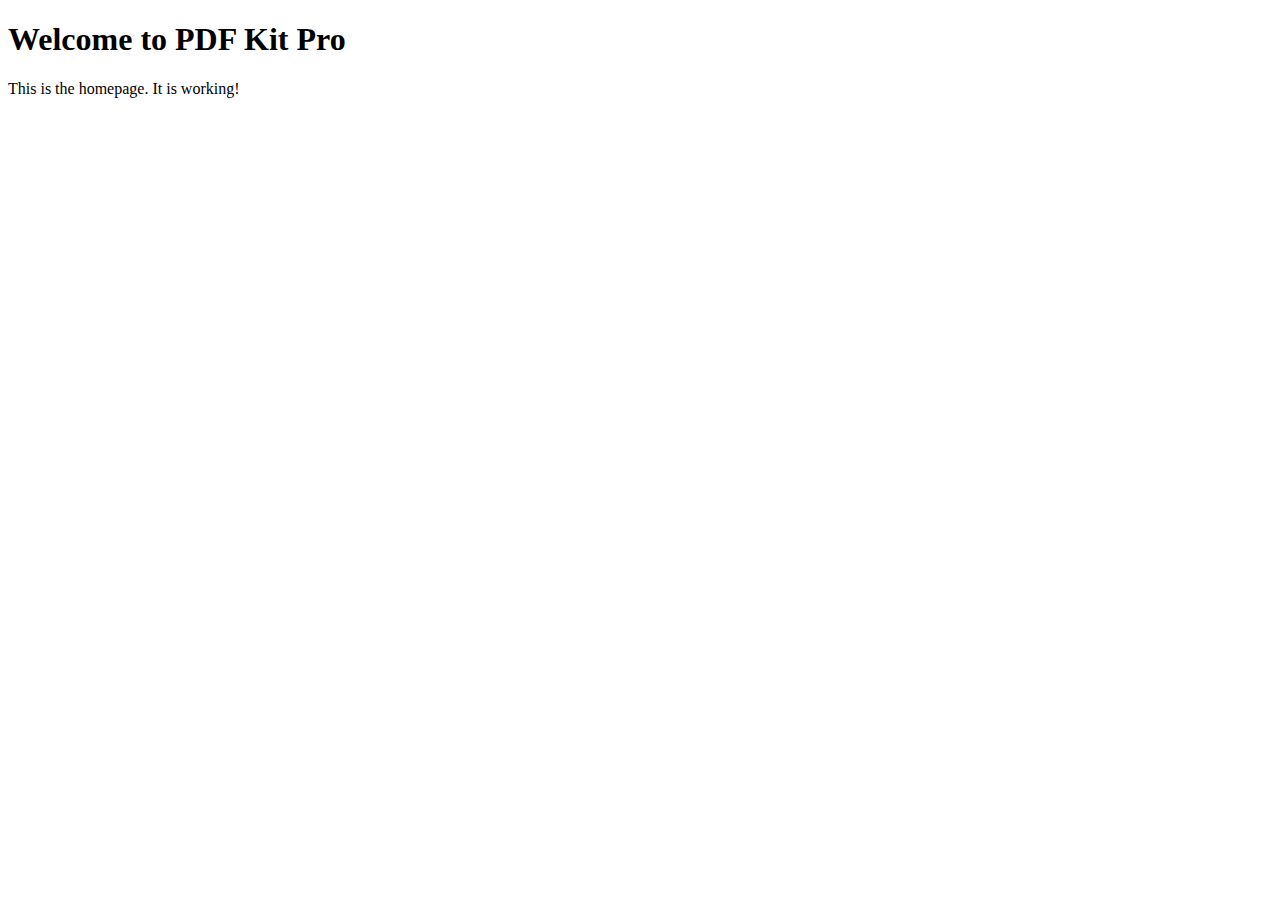
<file: index.html>
<!DOCTYPE html>
<html lang="en">
<head>
    <meta charset="UTF-8">
    <meta name="viewport" content="width=device-width, initial-scale=1.0">
    <title>Welcome to PDF Kit Pro</title>
</head>
<body>
    <h1>Welcome to PDF Kit Pro</h1>
    <p>This is the homepage. It is working!</p>
</body>
</html>
</file>
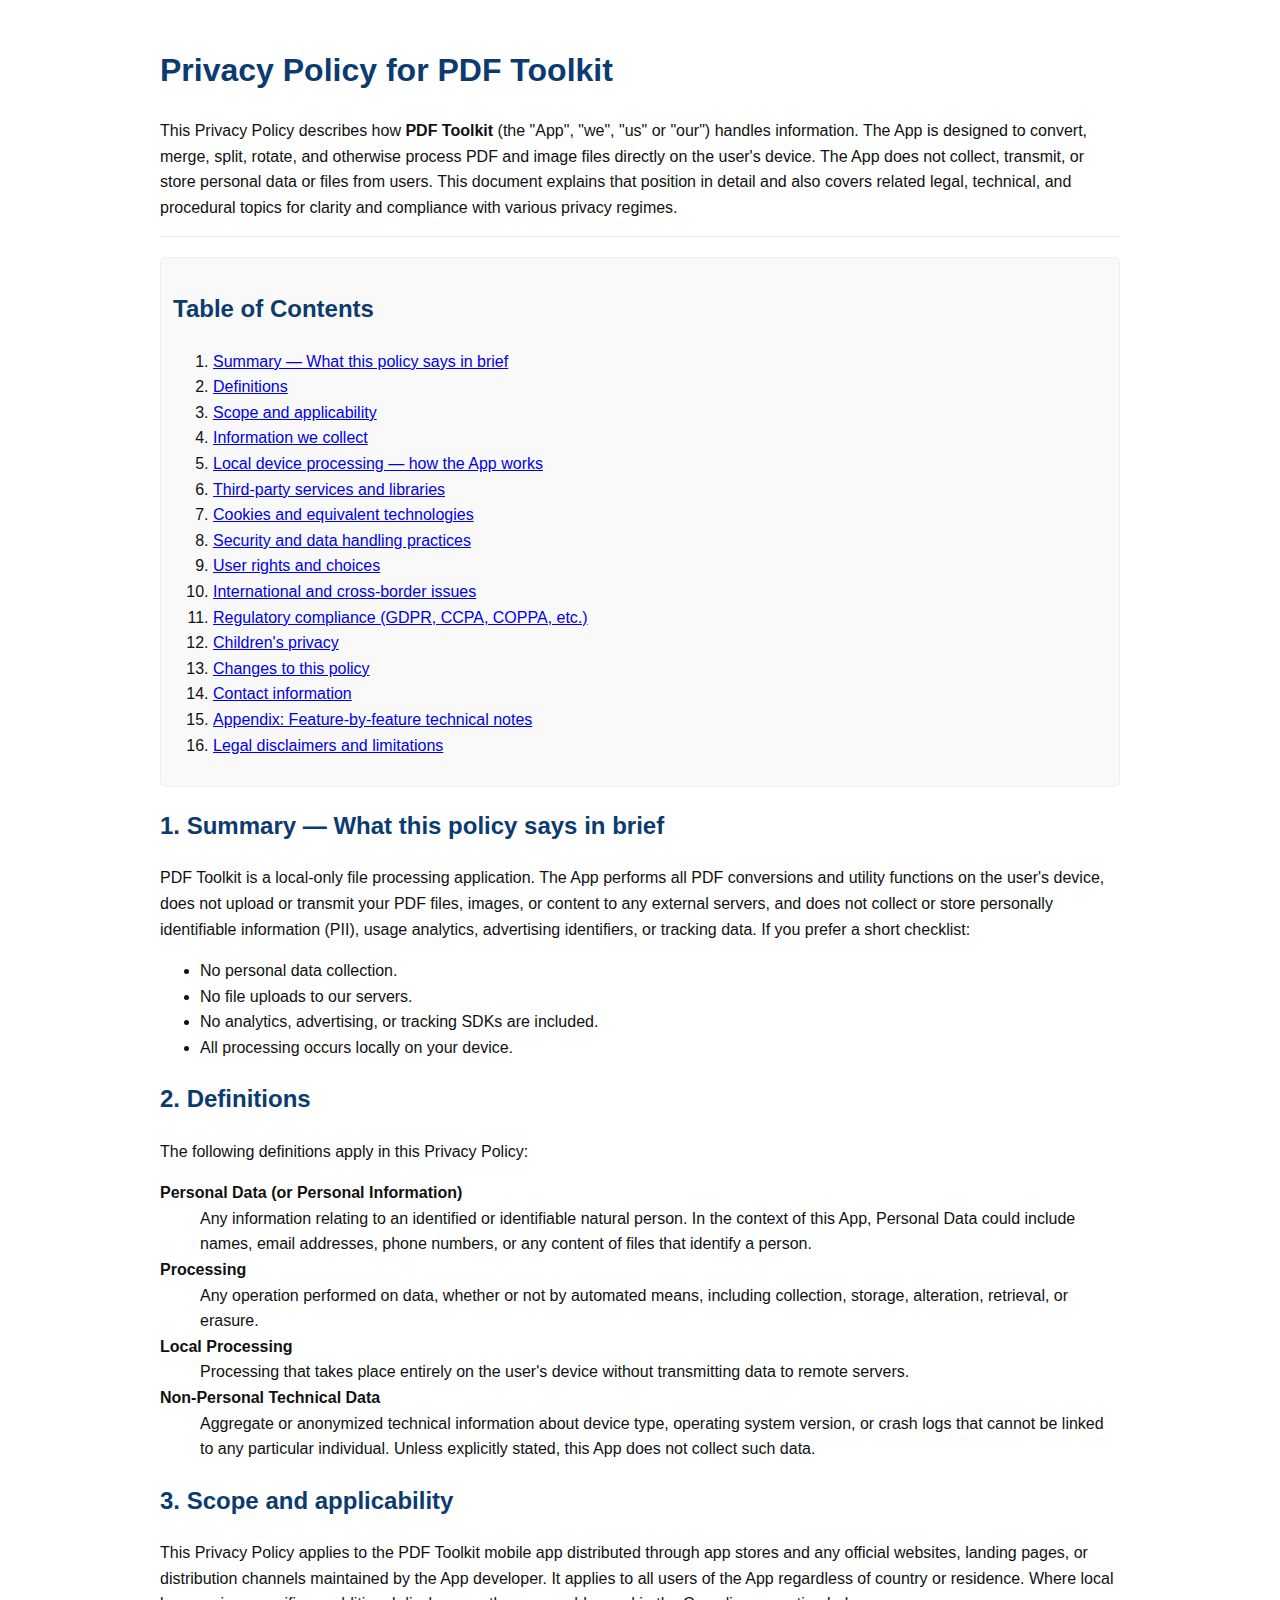
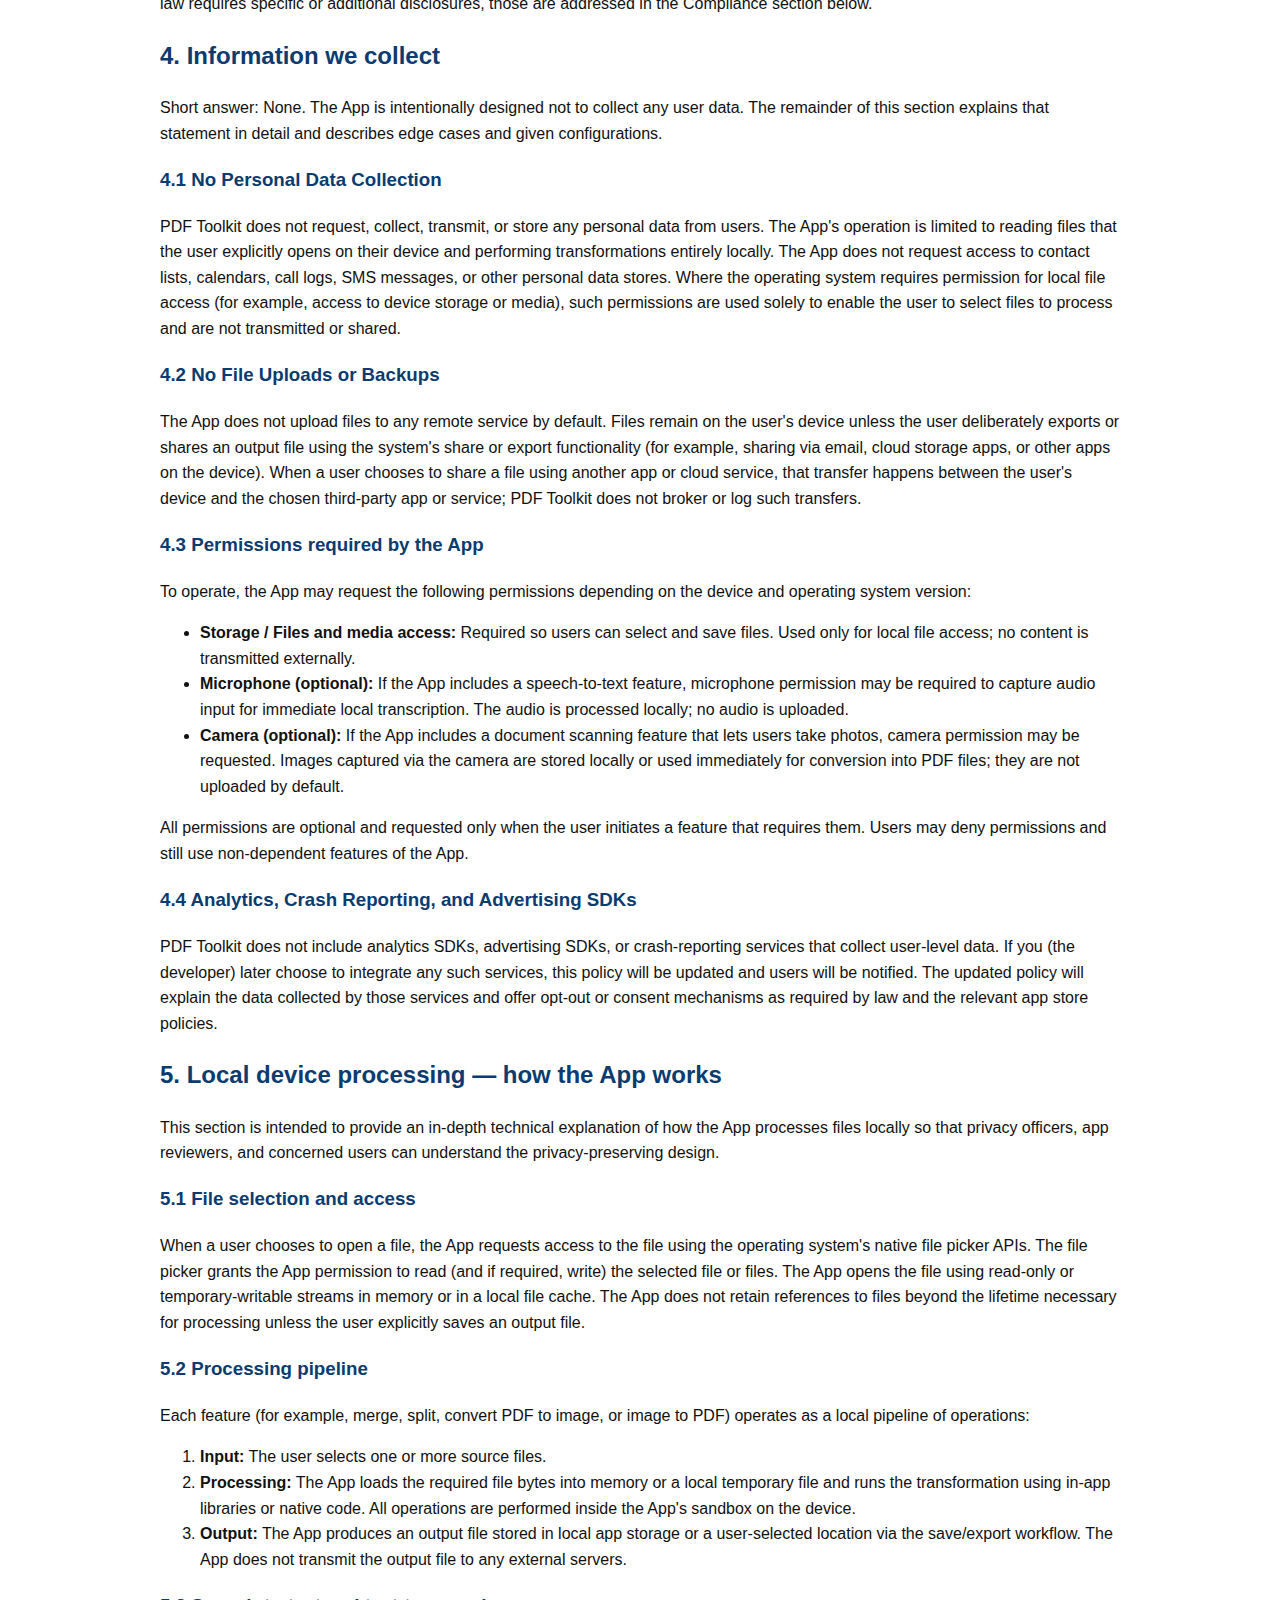
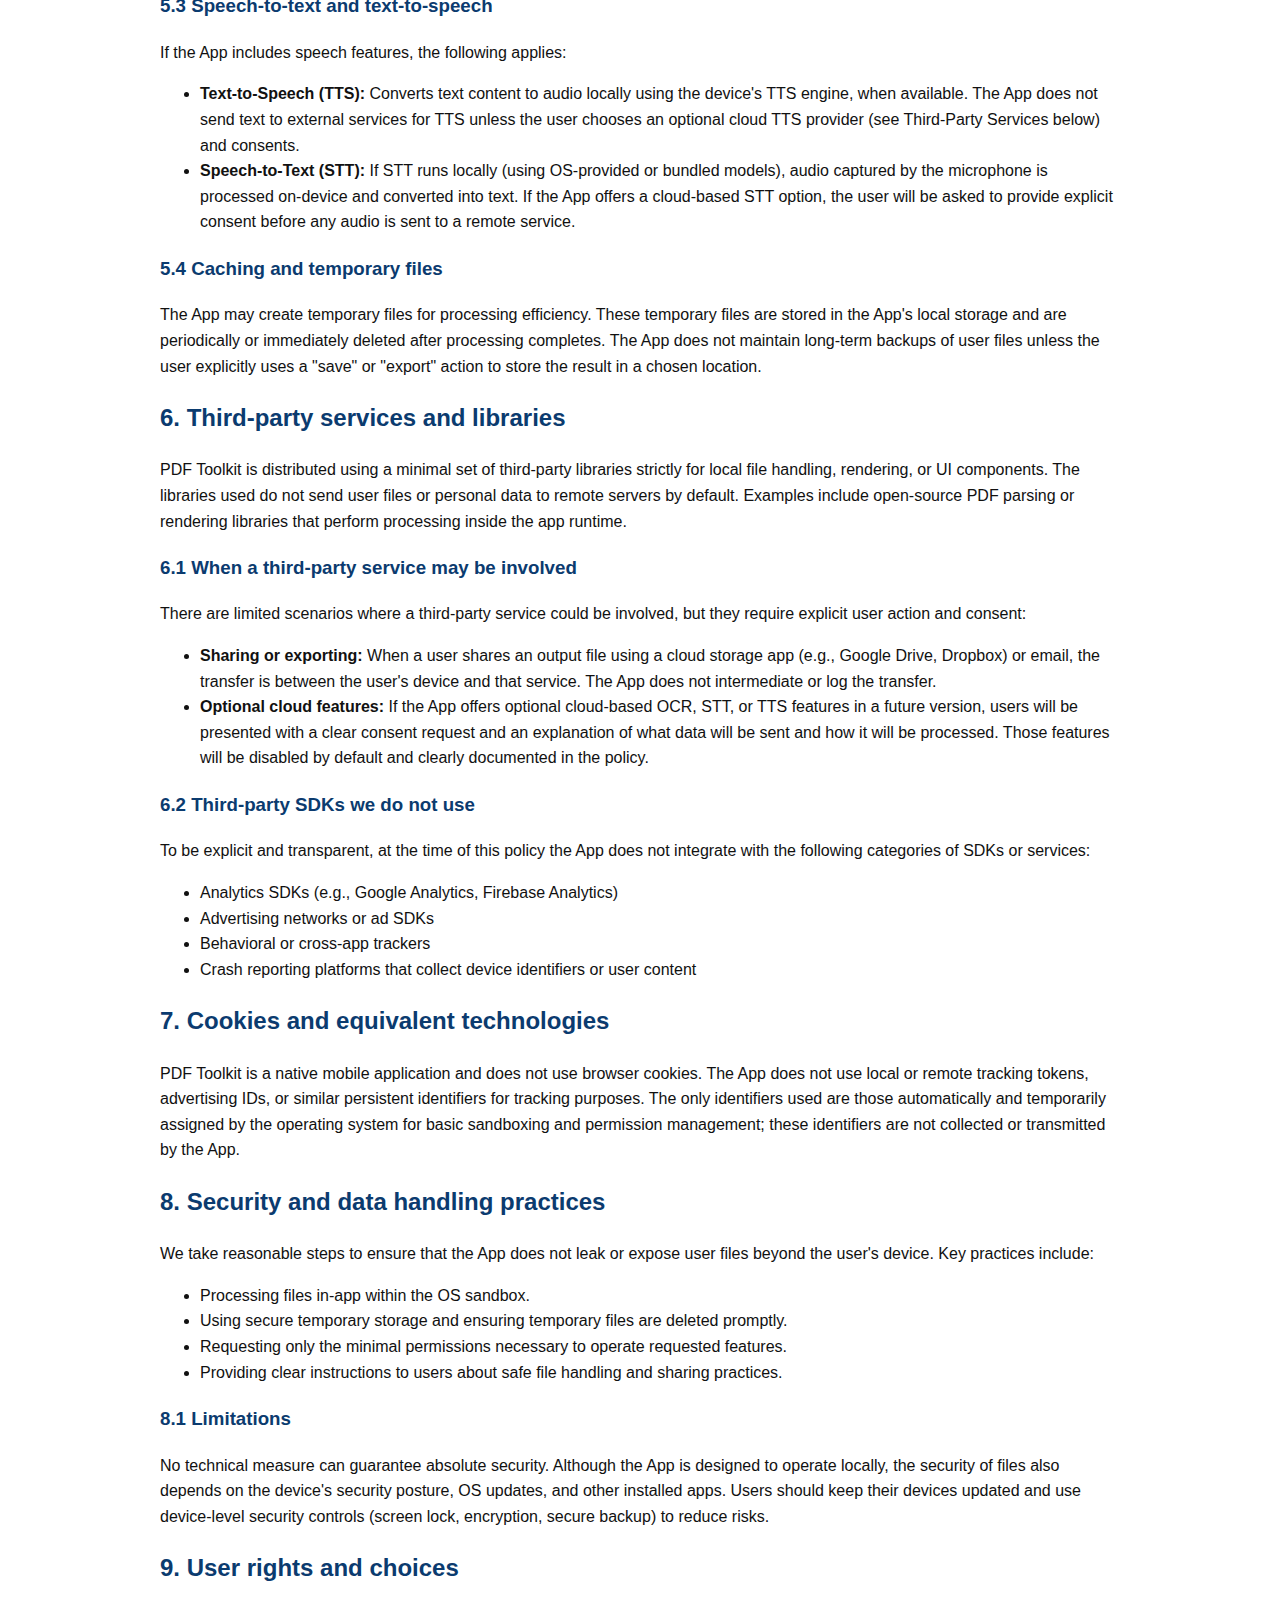
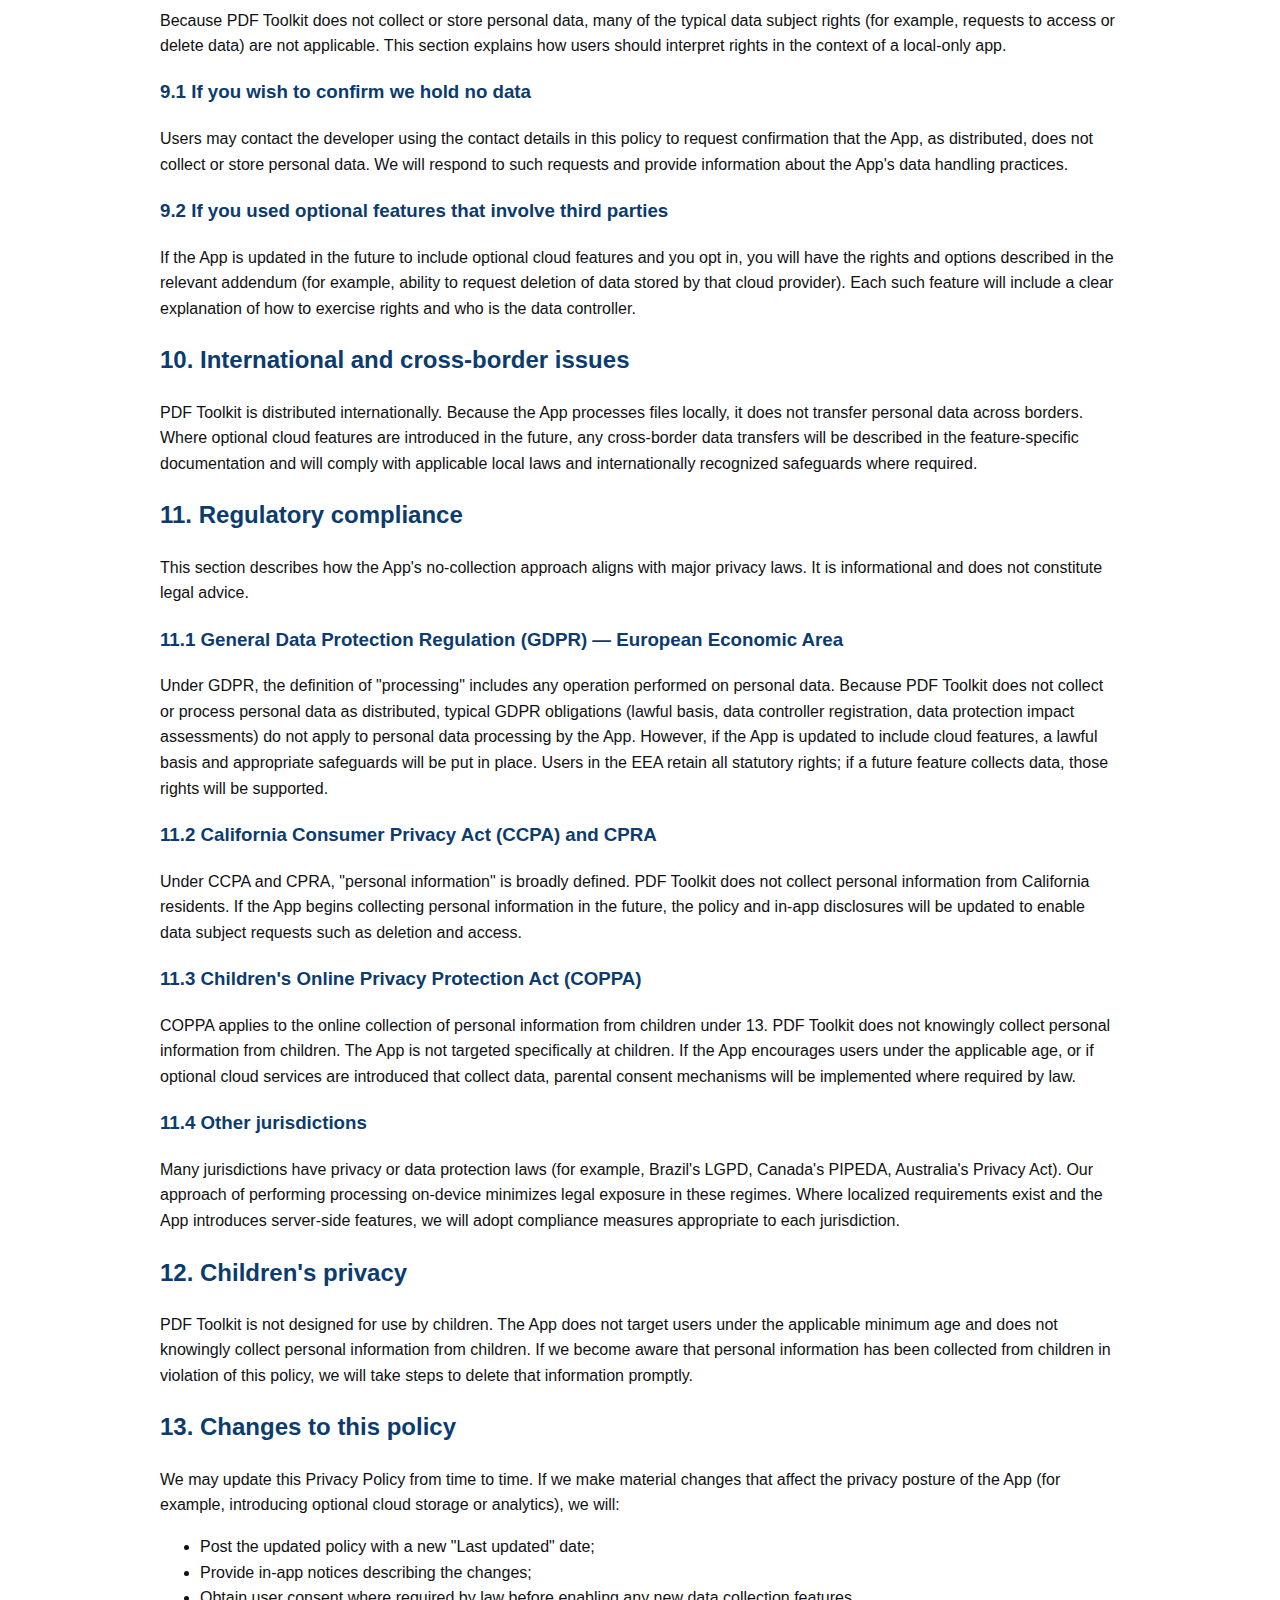
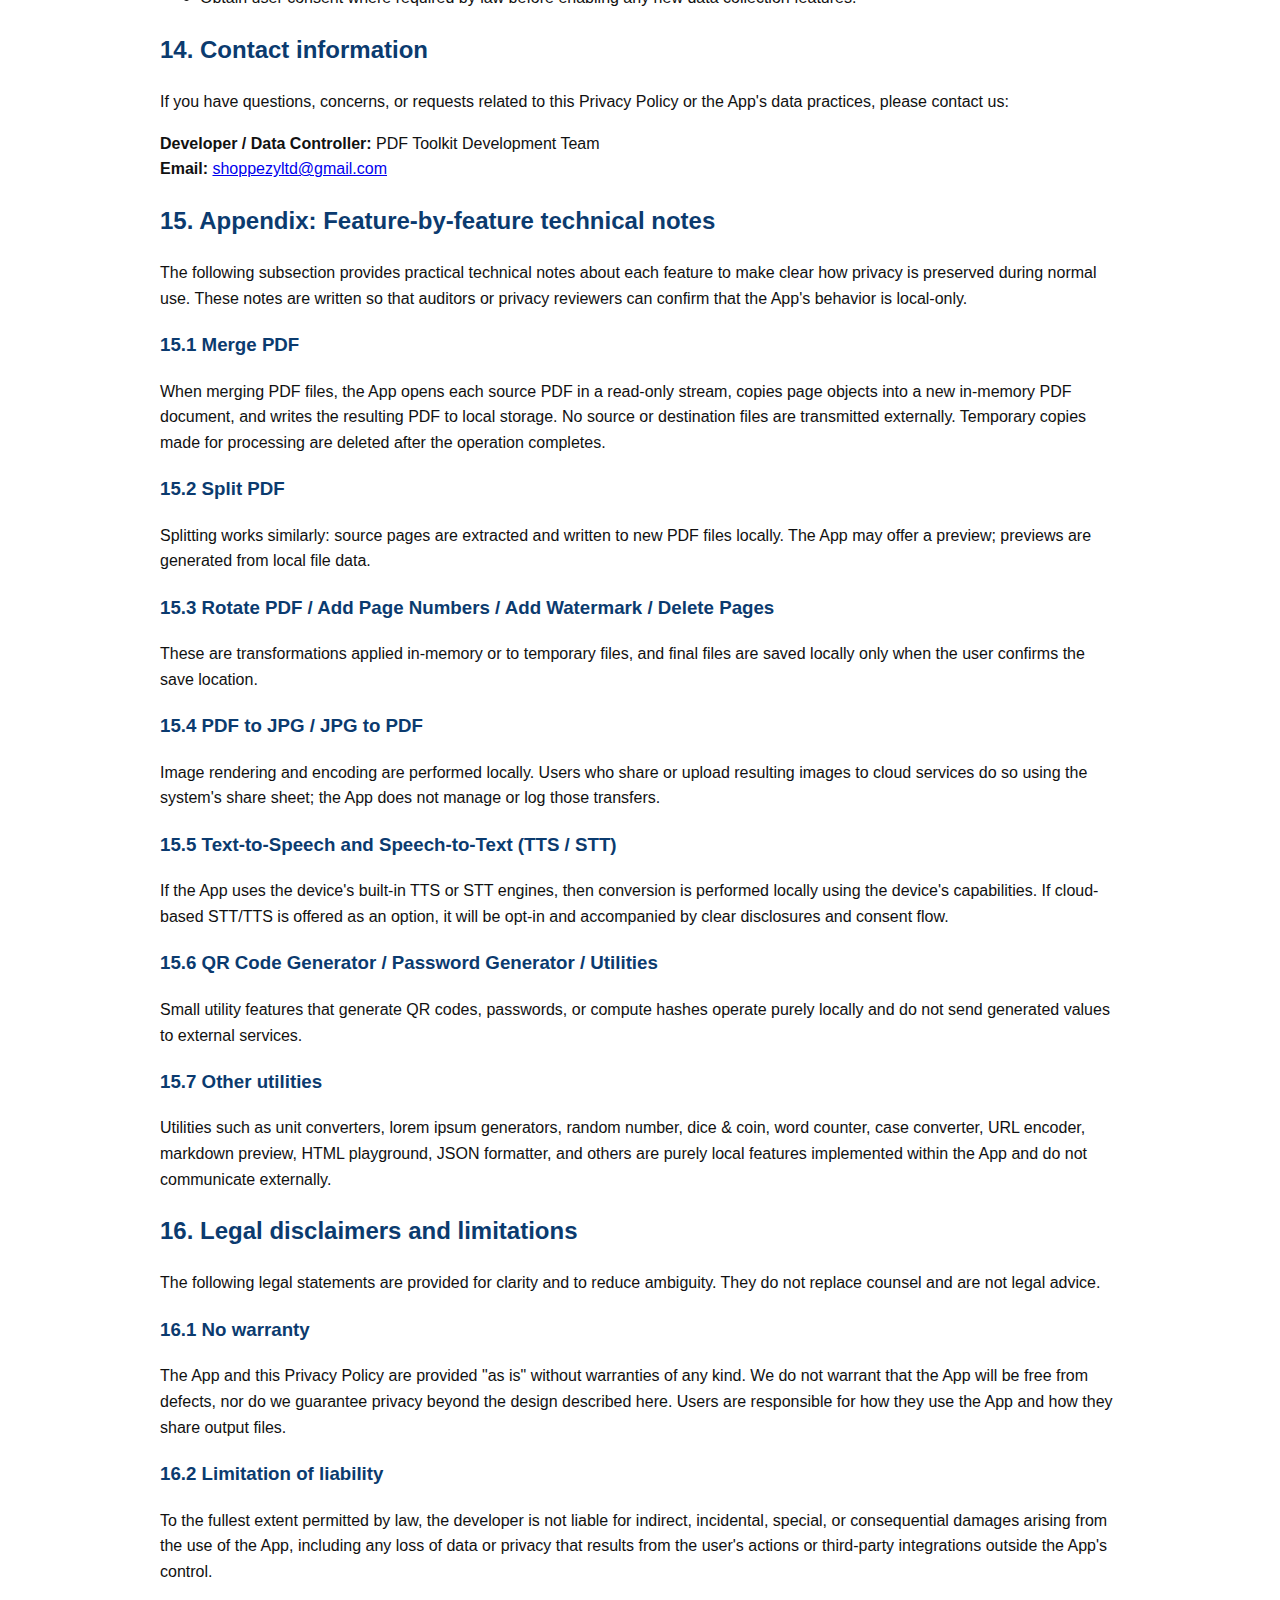
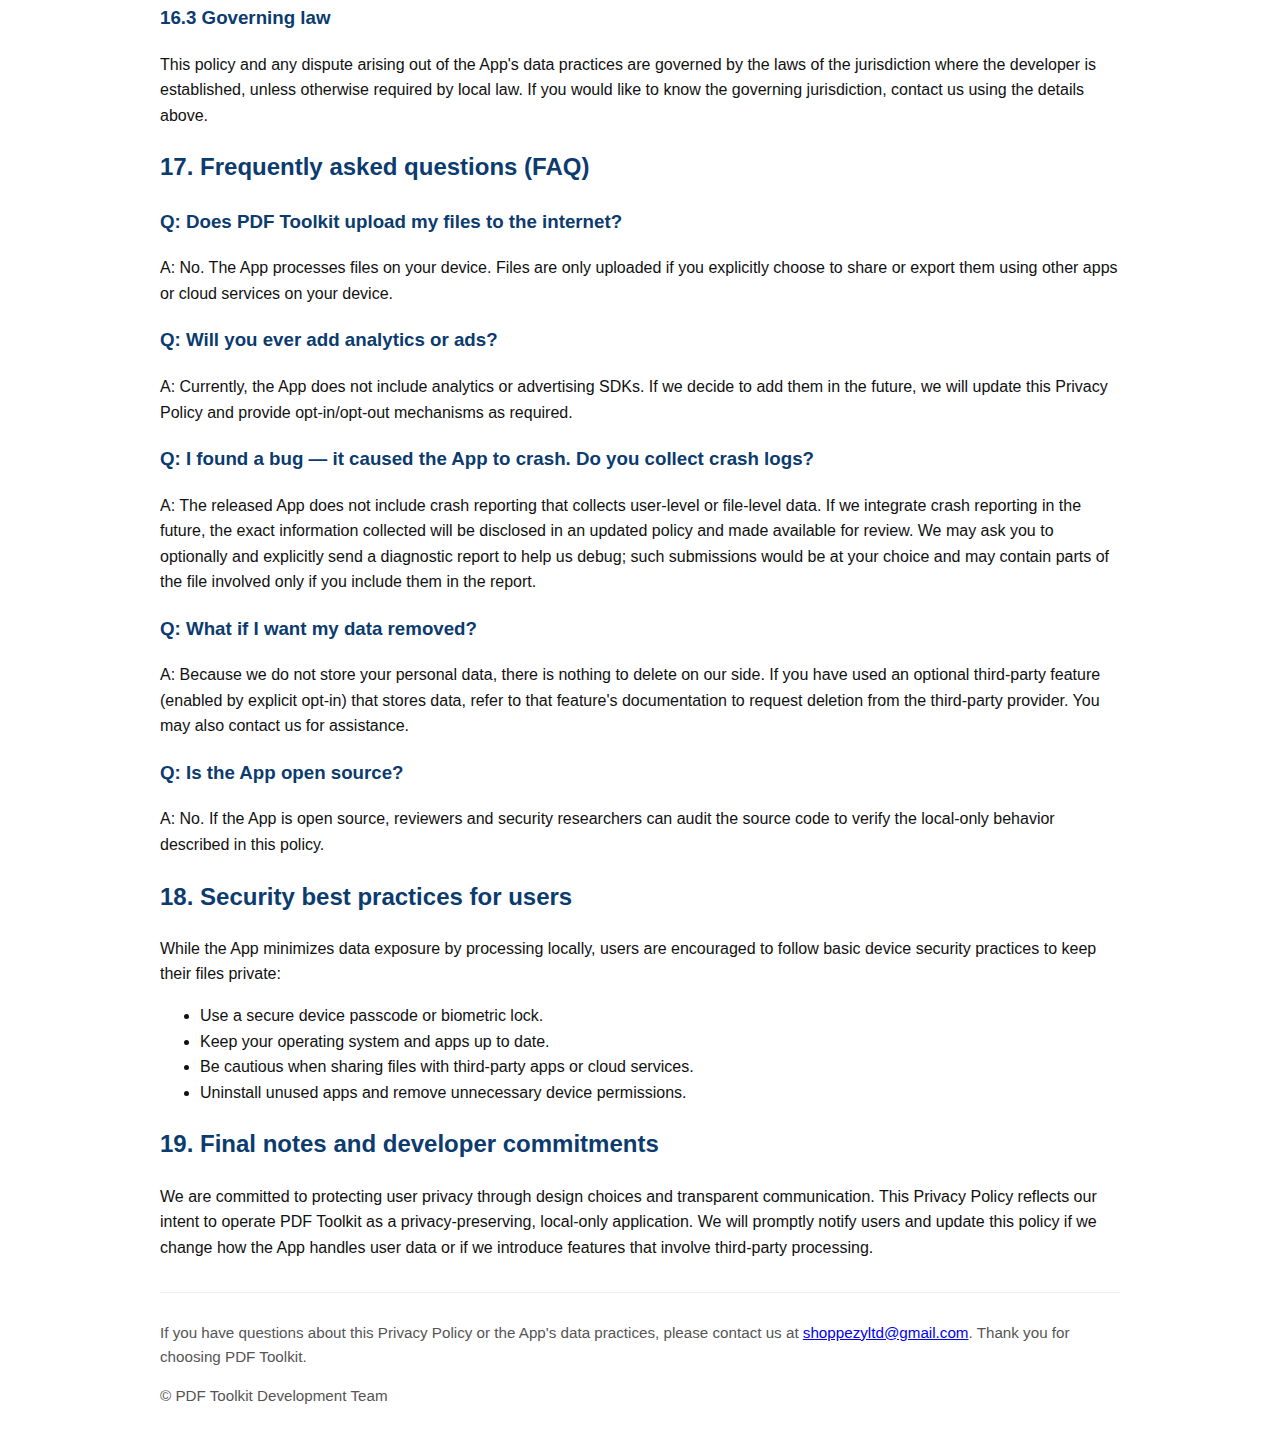
<file: privacy-policy.html>
<!doctype html>
<html lang="en">
<head>
  <meta charset="utf-8">
  <meta name="viewport" content="width=device-width,initial-scale=1">
  <title>Privacy Policy — PDF Toolkit</title>
  <style>
    body{font-family:Segoe UI, Roboto, Arial, sans-serif; line-height:1.6; color:#111; padding:24px; max-width:960px; margin:0 auto}
    h1,h2,h3{color:#0b3b6f}
    header{border-bottom:1px solid #eee; margin-bottom:20px}
    nav ul{list-style:none; padding:0}
    nav li{display:inline-block; margin-right:12px}
    code{background:#f4f4f4; padding:2px 6px; border-radius:4px}
    .toc{background:#f9f9f9; padding:12px; border:1px solid #eee; border-radius:6px}
    footer{border-top:1px solid #eee; margin-top:32px; padding-top:12px; font-size:0.95rem; color:#555}
  </style>
</head>
<body>
  <header>
    <h1>Privacy Policy for <strong>PDF Toolkit</strong></h1>
    
    <p>This Privacy Policy describes how <strong>PDF Toolkit</strong> (the "App", "we", "us" or "our") handles information. The App is designed to convert, merge, split, rotate, and otherwise process PDF and image files directly on the user's device. The App does not collect, transmit, or store personal data or files from users. This document explains that position in detail and also covers related legal, technical, and procedural topics for clarity and compliance with various privacy regimes.</p>
  </header>

  <section class="toc">
    <h2>Table of Contents</h2>
    <ol>
      <li><a href="#summary">Summary — What this policy says in brief</a></li>
      <li><a href="#definitions">Definitions</a></li>
      <li><a href="#scope">Scope and applicability</a></li>
      <li><a href="#data-collection">Information we collect</a></li>
      <li><a href="#local-processing">Local device processing — how the App works</a></li>
      <li><a href="#third-parties">Third-party services and libraries</a></li>
      <li><a href="#cookies">Cookies and equivalent technologies</a></li>
      <li><a href="#security">Security and data handling practices</a></li>
      <li><a href="#user-rights">User rights and choices</a></li>
      <li><a href="#international">International and cross-border issues</a></li>
      <li><a href="#compliance">Regulatory compliance (GDPR, CCPA, COPPA, etc.)</a></li>
      <li><a href="#children">Children's privacy</a></li>
      <li><a href="#changes">Changes to this policy</a></li>
      <li><a href="#contact">Contact information</a></li>
      <li><a href="#appendix">Appendix: Feature-by-feature technical notes</a></li>
      <li><a href="#legal">Legal disclaimers and limitations</a></li>
    </ol>
  </section>

  <h2 id="summary">1. Summary — What this policy says in brief</h2>
  <p>PDF Toolkit is a local-only file processing application. The App performs all PDF conversions and utility functions on the user's device, does not upload or transmit your PDF files, images, or content to any external servers, and does not collect or store personally identifiable information (PII), usage analytics, advertising identifiers, or tracking data. If you prefer a short checklist:</p>
  <ul>
    <li>No personal data collection.</li>
    <li>No file uploads to our servers.</li>
    <li>No analytics, advertising, or tracking SDKs are included.</li>
    <li>All processing occurs locally on your device.</li>
  </ul>

  <h2 id="definitions">2. Definitions</h2>
  <p>The following definitions apply in this Privacy Policy:</p>
  <dl>
    <dt><strong>Personal Data (or Personal Information)</strong></dt>
    <dd>Any information relating to an identified or identifiable natural person. In the context of this App, Personal Data could include names, email addresses, phone numbers, or any content of files that identify a person.</dd>

    <dt><strong>Processing</strong></dt>
    <dd>Any operation performed on data, whether or not by automated means, including collection, storage, alteration, retrieval, or erasure.</dd>

    <dt><strong>Local Processing</strong></dt>
    <dd>Processing that takes place entirely on the user's device without transmitting data to remote servers.</dd>

    <dt><strong>Non-Personal Technical Data</strong></dt>
    <dd>Aggregate or anonymized technical information about device type, operating system version, or crash logs that cannot be linked to any particular individual. Unless explicitly stated, this App does not collect such data.</dd>
  </dl>

  <h2 id="scope">3. Scope and applicability</h2>
  <p>This Privacy Policy applies to the PDF Toolkit mobile app distributed through app stores and any official websites, landing pages, or distribution channels maintained by the App developer. It applies to all users of the App regardless of country or residence. Where local law requires specific or additional disclosures, those are addressed in the Compliance section below.</p>

  <h2 id="data-collection">4. Information we collect</h2>
  <p>Short answer: None. The App is intentionally designed not to collect any user data. The remainder of this section explains that statement in detail and describes edge cases and given configurations.</p>

  <h3>4.1 No Personal Data Collection</h3>
  <p>PDF Toolkit does not request, collect, transmit, or store any personal data from users. The App's operation is limited to reading files that the user explicitly opens on their device and performing transformations entirely locally. The App does not request access to contact lists, calendars, call logs, SMS messages, or other personal data stores. Where the operating system requires permission for local file access (for example, access to device storage or media), such permissions are used solely to enable the user to select files to process and are not transmitted or shared.</p>

  <h3>4.2 No File Uploads or Backups</h3>
  <p>The App does not upload files to any remote service by default. Files remain on the user's device unless the user deliberately exports or shares an output file using the system's share or export functionality (for example, sharing via email, cloud storage apps, or other apps on the device). When a user chooses to share a file using another app or cloud service, that transfer happens between the user's device and the chosen third-party app or service; PDF Toolkit does not broker or log such transfers.</p>

  <h3>4.3 Permissions required by the App</h3>
  <p>To operate, the App may request the following permissions depending on the device and operating system version:</p>
  <ul>
    <li><strong>Storage / Files and media access:</strong> Required so users can select and save files. Used only for local file access; no content is transmitted externally.</li>
    <li><strong>Microphone (optional):</strong> If the App includes a speech-to-text feature, microphone permission may be required to capture audio input for immediate local transcription. The audio is processed locally; no audio is uploaded.</li>
    <li><strong>Camera (optional):</strong> If the App includes a document scanning feature that lets users take photos, camera permission may be requested. Images captured via the camera are stored locally or used immediately for conversion into PDF files; they are not uploaded by default.</li>
  </ul>
  <p>All permissions are optional and requested only when the user initiates a feature that requires them. Users may deny permissions and still use non-dependent features of the App.</p>

  <h3>4.4 Analytics, Crash Reporting, and Advertising SDKs</h3>
  <p>PDF Toolkit does not include analytics SDKs, advertising SDKs, or crash-reporting services that collect user-level data. If you (the developer) later choose to integrate any such services, this policy will be updated and users will be notified. The updated policy will explain the data collected by those services and offer opt-out or consent mechanisms as required by law and the relevant app store policies.</p>

  <h2 id="local-processing">5. Local device processing — how the App works</h2>
  <p>This section is intended to provide an in-depth technical explanation of how the App processes files locally so that privacy officers, app reviewers, and concerned users can understand the privacy-preserving design.</p>

  <h3>5.1 File selection and access</h3>
  <p>When a user chooses to open a file, the App requests access to the file using the operating system's native file picker APIs. The file picker grants the App permission to read (and if required, write) the selected file or files. The App opens the file using read-only or temporary-writable streams in memory or in a local file cache. The App does not retain references to files beyond the lifetime necessary for processing unless the user explicitly saves an output file.</p>

  <h3>5.2 Processing pipeline</h3>
  <p>Each feature (for example, merge, split, convert PDF to image, or image to PDF) operates as a local pipeline of operations:</p>
  <ol>
    <li><strong>Input:</strong> The user selects one or more source files.</li>
    <li><strong>Processing:</strong> The App loads the required file bytes into memory or a local temporary file and runs the transformation using in-app libraries or native code. All operations are performed inside the App's sandbox on the device.</li>
    <li><strong>Output:</strong> The App produces an output file stored in local app storage or a user-selected location via the save/export workflow. The App does not transmit the output file to any external servers.</li>
  </ol>

  <h3>5.3 Speech-to-text and text-to-speech</h3>
  <p>If the App includes speech features, the following applies:</p>
  <ul>
    <li><strong>Text-to-Speech (TTS):</strong> Converts text content to audio locally using the device's TTS engine, when available. The App does not send text to external services for TTS unless the user chooses an optional cloud TTS provider (see Third-Party Services below) and consents.</li>
    <li><strong>Speech-to-Text (STT):</strong> If STT runs locally (using OS-provided or bundled models), audio captured by the microphone is processed on-device and converted into text. If the App offers a cloud-based STT option, the user will be asked to provide explicit consent before any audio is sent to a remote service.</li>
  </ul>

  <h3>5.4 Caching and temporary files</h3>
  <p>The App may create temporary files for processing efficiency. These temporary files are stored in the App's local storage and are periodically or immediately deleted after processing completes. The App does not maintain long-term backups of user files unless the user explicitly uses a "save" or "export" action to store the result in a chosen location.</p>

  <h2 id="third-parties">6. Third-party services and libraries</h2>
  <p>PDF Toolkit is distributed using a minimal set of third-party libraries strictly for local file handling, rendering, or UI components. The libraries used do not send user files or personal data to remote servers by default. Examples include open-source PDF parsing or rendering libraries that perform processing inside the app runtime.</p>

  <h3>6.1 When a third-party service may be involved</h3>
  <p>There are limited scenarios where a third-party service could be involved, but they require explicit user action and consent:</p>
  <ul>
    <li><strong>Sharing or exporting:</strong> When a user shares an output file using a cloud storage app (e.g., Google Drive, Dropbox) or email, the transfer is between the user's device and that service. The App does not intermediate or log the transfer.</li>
    <li><strong>Optional cloud features:</strong> If the App offers optional cloud-based OCR, STT, or TTS features in a future version, users will be presented with a clear consent request and an explanation of what data will be sent and how it will be processed. Those features will be disabled by default and clearly documented in the policy.</li>
  </ul>

  <h3>6.2 Third-party SDKs we do not use</h3>
  <p>To be explicit and transparent, at the time of this policy the App does not integrate with the following categories of SDKs or services:</p>
  <ul>
    <li>Analytics SDKs (e.g., Google Analytics, Firebase Analytics)</li>
    <li>Advertising networks or ad SDKs</li>
    <li>Behavioral or cross-app trackers</li>
    <li>Crash reporting platforms that collect device identifiers or user content</li>
  </ul>

  <h2 id="cookies">7. Cookies and equivalent technologies</h2>
  <p>PDF Toolkit is a native mobile application and does not use browser cookies. The App does not use local or remote tracking tokens, advertising IDs, or similar persistent identifiers for tracking purposes. The only identifiers used are those automatically and temporarily assigned by the operating system for basic sandboxing and permission management; these identifiers are not collected or transmitted by the App.</p>

  <h2 id="security">8. Security and data handling practices</h2>
  <p>We take reasonable steps to ensure that the App does not leak or expose user files beyond the user's device. Key practices include:</p>
  <ul>
    <li>Processing files in-app within the OS sandbox.</li>
    <li>Using secure temporary storage and ensuring temporary files are deleted promptly.</li>
    <li>Requesting only the minimal permissions necessary to operate requested features.</li>
    <li>Providing clear instructions to users about safe file handling and sharing practices.</li>
  </ul>

  <h3>8.1 Limitations</h3>
  <p>No technical measure can guarantee absolute security. Although the App is designed to operate locally, the security of files also depends on the device's security posture, OS updates, and other installed apps. Users should keep their devices updated and use device-level security controls (screen lock, encryption, secure backup) to reduce risks.</p>

  <h2 id="user-rights">9. User rights and choices</h2>
  <p>Because PDF Toolkit does not collect or store personal data, many of the typical data subject rights (for example, requests to access or delete data) are not applicable. This section explains how users should interpret rights in the context of a local-only app.</p>

  <h3>9.1 If you wish to confirm we hold no data</h3>
  <p>Users may contact the developer using the contact details in this policy to request confirmation that the App, as distributed, does not collect or store personal data. We will respond to such requests and provide information about the App's data handling practices.</p>

  <h3>9.2 If you used optional features that involve third parties</h3>
  <p>If the App is updated in the future to include optional cloud features and you opt in, you will have the rights and options described in the relevant addendum (for example, ability to request deletion of data stored by that cloud provider). Each such feature will include a clear explanation of how to exercise rights and who is the data controller.</p>

  <h2 id="international">10. International and cross-border issues</h2>
  <p>PDF Toolkit is distributed internationally. Because the App processes files locally, it does not transfer personal data across borders. Where optional cloud features are introduced in the future, any cross-border data transfers will be described in the feature-specific documentation and will comply with applicable local laws and internationally recognized safeguards where required.</p>

  <h2 id="compliance">11. Regulatory compliance</h2>
  <p>This section describes how the App's no-collection approach aligns with major privacy laws. It is informational and does not constitute legal advice.</p>

  <h3>11.1 General Data Protection Regulation (GDPR) — European Economic Area</h3>
  <p>Under GDPR, the definition of "processing" includes any operation performed on personal data. Because PDF Toolkit does not collect or process personal data as distributed, typical GDPR obligations (lawful basis, data controller registration, data protection impact assessments) do not apply to personal data processing by the App. However, if the App is updated to include cloud features, a lawful basis and appropriate safeguards will be put in place. Users in the EEA retain all statutory rights; if a future feature collects data, those rights will be supported.</p>

  <h3>11.2 California Consumer Privacy Act (CCPA) and CPRA</h3>
  <p>Under CCPA and CPRA, "personal information" is broadly defined. PDF Toolkit does not collect personal information from California residents. If the App begins collecting personal information in the future, the policy and in-app disclosures will be updated to enable data subject requests such as deletion and access.</p>

  <h3>11.3 Children's Online Privacy Protection Act (COPPA)</h3>
  <p>COPPA applies to the online collection of personal information from children under 13. PDF Toolkit does not knowingly collect personal information from children. The App is not targeted specifically at children. If the App encourages users under the applicable age, or if optional cloud services are introduced that collect data, parental consent mechanisms will be implemented where required by law.</p>

  <h3>11.4 Other jurisdictions</h3>
  <p>Many jurisdictions have privacy or data protection laws (for example, Brazil's LGPD, Canada's PIPEDA, Australia's Privacy Act). Our approach of performing processing on-device minimizes legal exposure in these regimes. Where localized requirements exist and the App introduces server-side features, we will adopt compliance measures appropriate to each jurisdiction.</p>

  <h2 id="children">12. Children's privacy</h2>
  <p>PDF Toolkit is not designed for use by children. The App does not target users under the applicable minimum age and does not knowingly collect personal information from children. If we become aware that personal information has been collected from children in violation of this policy, we will take steps to delete that information promptly.</p>

  <h2 id="changes">13. Changes to this policy</h2>
  <p>We may update this Privacy Policy from time to time. If we make material changes that affect the privacy posture of the App (for example, introducing optional cloud storage or analytics), we will:</p>
  <ul>
    <li>Post the updated policy with a new "Last updated" date;</li>
    <li>Provide in-app notices describing the changes;</li>
    <li>Obtain user consent where required by law before enabling any new data collection features.</li>
  </ul>

  <h2 id="contact">14. Contact information</h2>
  <p>If you have questions, concerns, or requests related to this Privacy Policy or the App's data practices, please contact us:</p>
  <p>
    <strong>Developer / Data Controller:</strong> PDF Toolkit Development Team<br>
    <strong>Email:</strong> <a href="mailto:[shoppezyltd@gmail.com]">shoppezyltd@gmail.com</a><br>

  </p>

  <h2 id="appendix">15. Appendix: Feature-by-feature technical notes</h2>
  <p>The following subsection provides practical technical notes about each feature to make clear how privacy is preserved during normal use. These notes are written so that auditors or privacy reviewers can confirm that the App's behavior is local-only.</p>

  <h3>15.1 Merge PDF</h3>
  <p>When merging PDF files, the App opens each source PDF in a read-only stream, copies page objects into a new in-memory PDF document, and writes the resulting PDF to local storage. No source or destination files are transmitted externally. Temporary copies made for processing are deleted after the operation completes.</p>

  <h3>15.2 Split PDF</h3>
  <p>Splitting works similarly: source pages are extracted and written to new PDF files locally. The App may offer a preview; previews are generated from local file data.</p>

  <h3>15.3 Rotate PDF / Add Page Numbers / Add Watermark / Delete Pages</h3>
  <p>These are transformations applied in-memory or to temporary files, and final files are saved locally only when the user confirms the save location.</p>

  <h3>15.4 PDF to JPG / JPG to PDF</h3>
  <p>Image rendering and encoding are performed locally. Users who share or upload resulting images to cloud services do so using the system's share sheet; the App does not manage or log those transfers.</p>

  <h3>15.5 Text-to-Speech and Speech-to-Text (TTS / STT)</h3>
  <p>If the App uses the device's built-in TTS or STT engines, then conversion is performed locally using the device's capabilities. If cloud-based STT/TTS is offered as an option, it will be opt-in and accompanied by clear disclosures and consent flow.</p>

  <h3>15.6 QR Code Generator / Password Generator / Utilities</h3>
  <p>Small utility features that generate QR codes, passwords, or compute hashes operate purely locally and do not send generated values to external services.</p>

  <h3>15.7 Other utilities</h3>
  <p>Utilities such as unit converters, lorem ipsum generators, random number, dice & coin, word counter, case converter, URL encoder, markdown preview, HTML playground, JSON formatter, and others are purely local features implemented within the App and do not communicate externally.</p>

  <h2 id="legal">16. Legal disclaimers and limitations</h2>
  <p>The following legal statements are provided for clarity and to reduce ambiguity. They do not replace counsel and are not legal advice.</p>

  <h3>16.1 No warranty</h3>
  <p>The App and this Privacy Policy are provided "as is" without warranties of any kind. We do not warrant that the App will be free from defects, nor do we guarantee privacy beyond the design described here. Users are responsible for how they use the App and how they share output files.</p>

  <h3>16.2 Limitation of liability</h3>
  <p>To the fullest extent permitted by law, the developer is not liable for indirect, incidental, special, or consequential damages arising from the use of the App, including any loss of data or privacy that results from the user's actions or third-party integrations outside the App's control.</p>

  <h3>16.3 Governing law</h3>
  <p>This policy and any dispute arising out of the App's data practices are governed by the laws of the jurisdiction where the developer is established, unless otherwise required by local law. If you would like to know the governing jurisdiction, contact us using the details above.</p>

  <h2 id="faq">17. Frequently asked questions (FAQ)</h2>
  <h3>Q: Does PDF Toolkit upload my files to the internet?</h3>
  <p>A: No. The App processes files on your device. Files are only uploaded if you explicitly choose to share or export them using other apps or cloud services on your device.</p>

  <h3>Q: Will you ever add analytics or ads?</h3>
  <p>A: Currently, the App does not include analytics or advertising SDKs. If we decide to add them in the future, we will update this Privacy Policy and provide opt-in/opt-out mechanisms as required.</p>

  <h3>Q: I found a bug — it caused the App to crash. Do you collect crash logs?</h3>
  <p>A: The released App does not include crash reporting that collects user-level or file-level data. If we integrate crash reporting in the future, the exact information collected will be disclosed in an updated policy and made available for review. We may ask you to optionally and explicitly send a diagnostic report to help us debug; such submissions would be at your choice and may contain parts of the file involved only if you include them in the report.</p>

  <h3>Q: What if I want my data removed?</h3>
  <p>A: Because we do not store your personal data, there is nothing to delete on our side. If you have used an optional third-party feature (enabled by explicit opt-in) that stores data, refer to that feature's documentation to request deletion from the third-party provider. You may also contact us for assistance.</p>

  <h3>Q: Is the App open source?</h3>
  <p>A: No. If the App is open source, reviewers and security researchers can audit the source code to verify the local-only behavior described in this policy.</p>

  <h2 id="acknowledgements">18. Security best practices for users</h2>
  <p>While the App minimizes data exposure by processing locally, users are encouraged to follow basic device security practices to keep their files private:</p>
  <ul>
    <li>Use a secure device passcode or biometric lock.</li>
    <li>Keep your operating system and apps up to date.</li>
    <li>Be cautious when sharing files with third-party apps or cloud services.</li>
    <li>Uninstall unused apps and remove unnecessary device permissions.</li>
  </ul>

  <h2 id="final-notes">19. Final notes and developer commitments</h2>
  <p>We are committed to protecting user privacy through design choices and transparent communication. This Privacy Policy reflects our intent to operate PDF Toolkit as a privacy-preserving, local-only application. We will promptly notify users and update this policy if we change how the App handles user data or if we introduce features that involve third-party processing.</p>

  <footer>
    <p>If you have questions about this Privacy Policy or the App's data practices, please contact us at <a href="mailto:[shoppezyltd@gmail.com]">shoppezyltd@gmail.com</a>. Thank you for choosing PDF Toolkit.</p>
    <p>&copy; PDF Toolkit Development Team</p>
  </footer>
</body>
</html>
</file>
